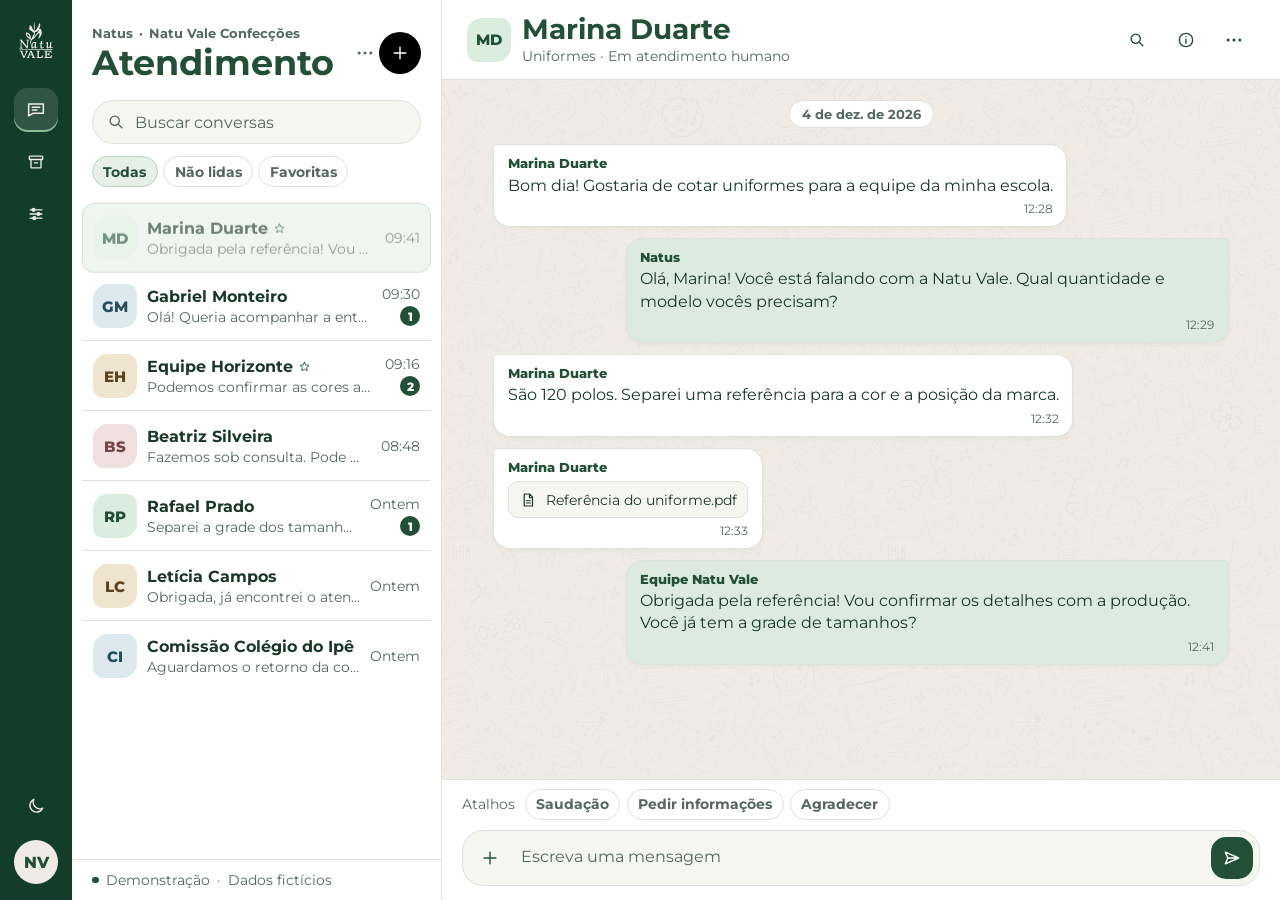
<file: index.html>
<!doctype html>
<html lang="pt-BR">
<head>
  <meta charset="utf-8">
  <meta name="viewport" content="width=device-width, initial-scale=1">
  <meta http-equiv="refresh" content="0; url=./ChatBoot/interface/">
  <title>Natus · Atendimento Natu Vale</title>
</head>
<body>
  <a href="./ChatBoot/interface/">Abrir demonstração do Natus</a>
</body>
</html>
</file>
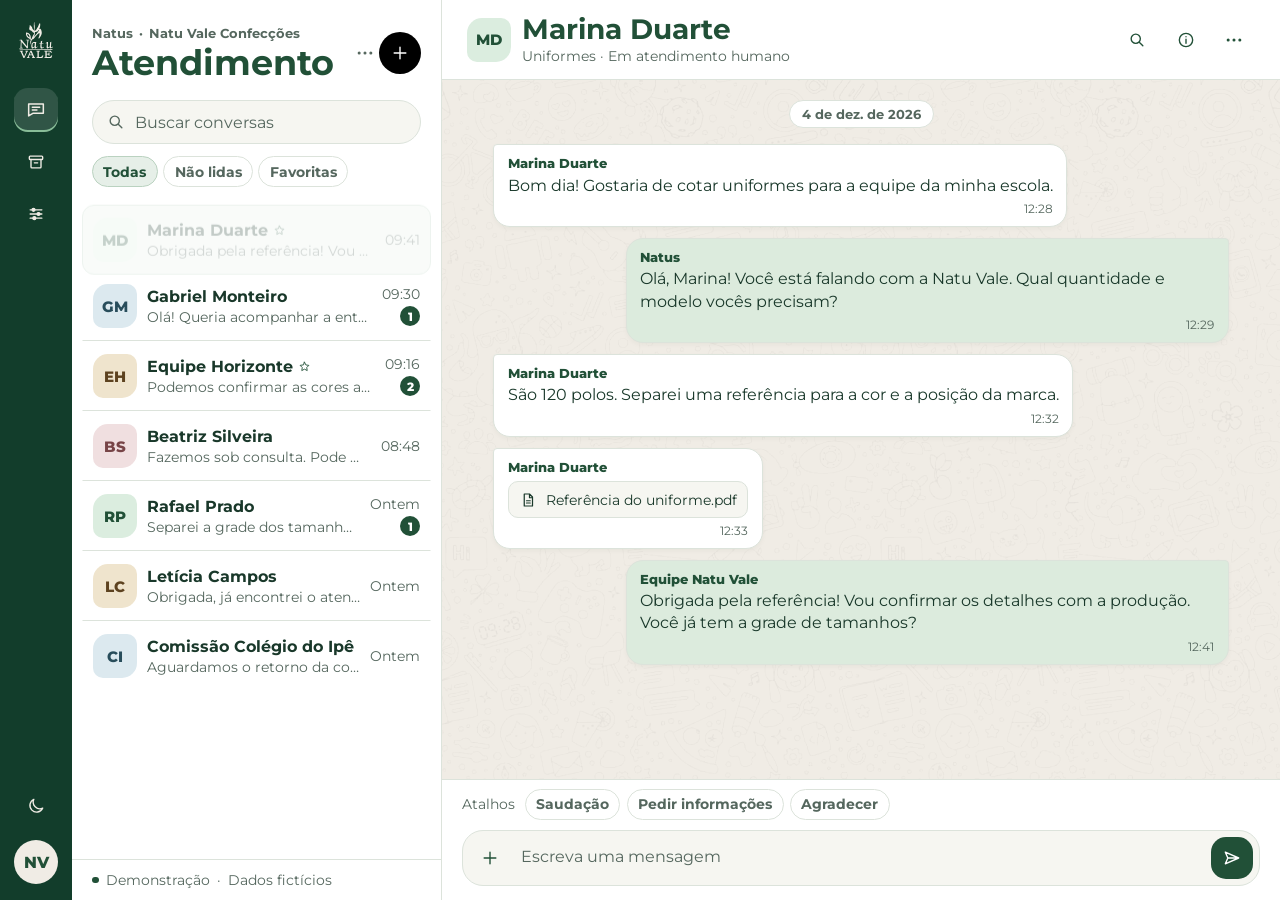
<file: ChatBoot/index.html>
<!doctype html>
<html lang="pt-BR">
<head>
  <meta charset="utf-8">
  <meta name="viewport" content="width=device-width, initial-scale=1">
  <meta http-equiv="refresh" content="0; url=./publicar/index.html">
  <title>Natus · Atendimento Natu Vale</title>
</head>
<body>
  <a href="./publicar/index.html">Abrir demonstração do Natus</a>
</body>
</html>
</file>
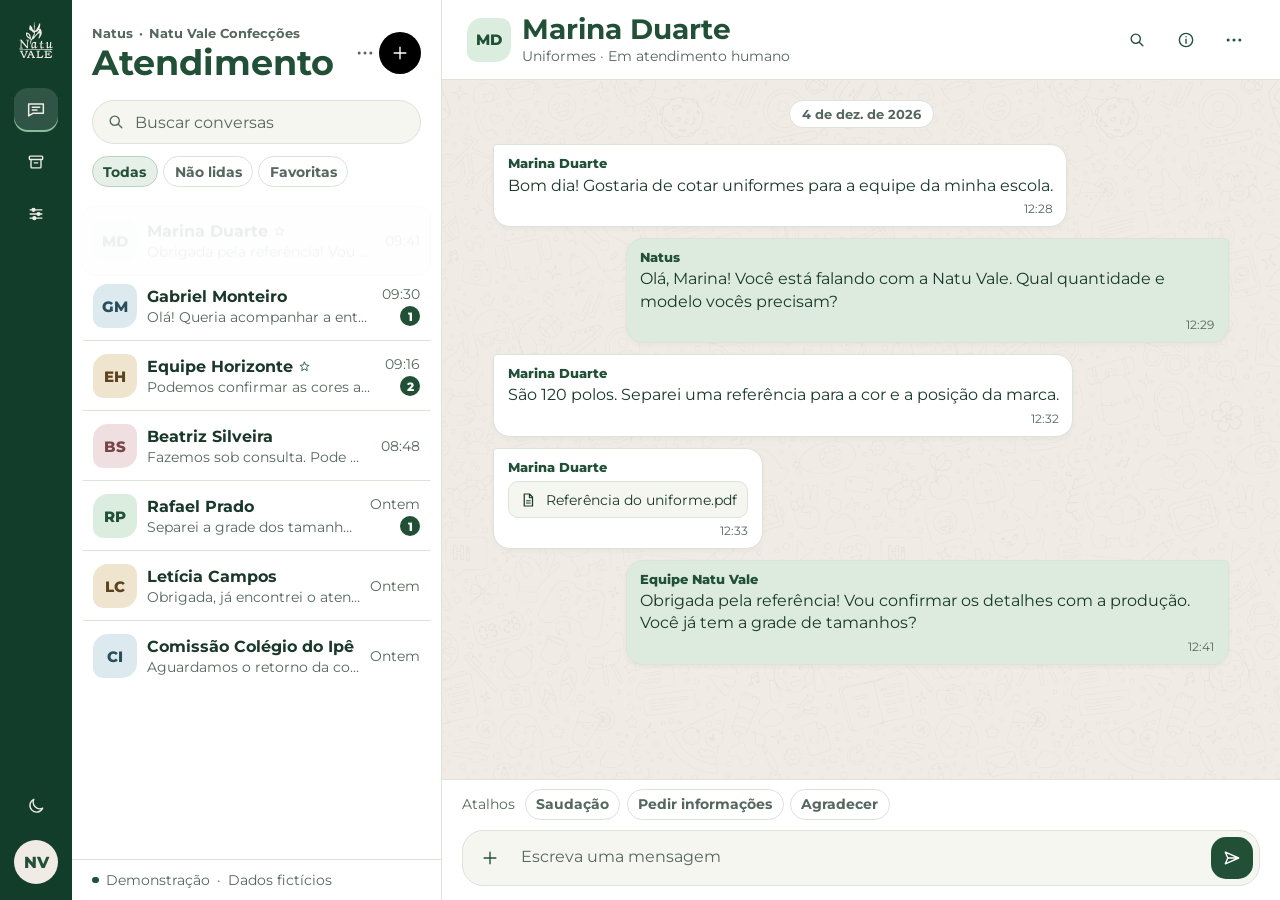
<file: ChatBoot/interface/index.html>
<!doctype html>
<html lang="pt-BR">
<head>
  <meta charset="utf-8">
  <meta name="viewport" content="width=device-width, initial-scale=1">
  <meta http-equiv="refresh" content="0; url=../publicar/index.html">
  <title>Natus · Atendimento Natu Vale</title>
</head>
<body>
  <a href="../publicar/index.html">Abrir demonstração do Natus</a>
</body>
</html>
</file>
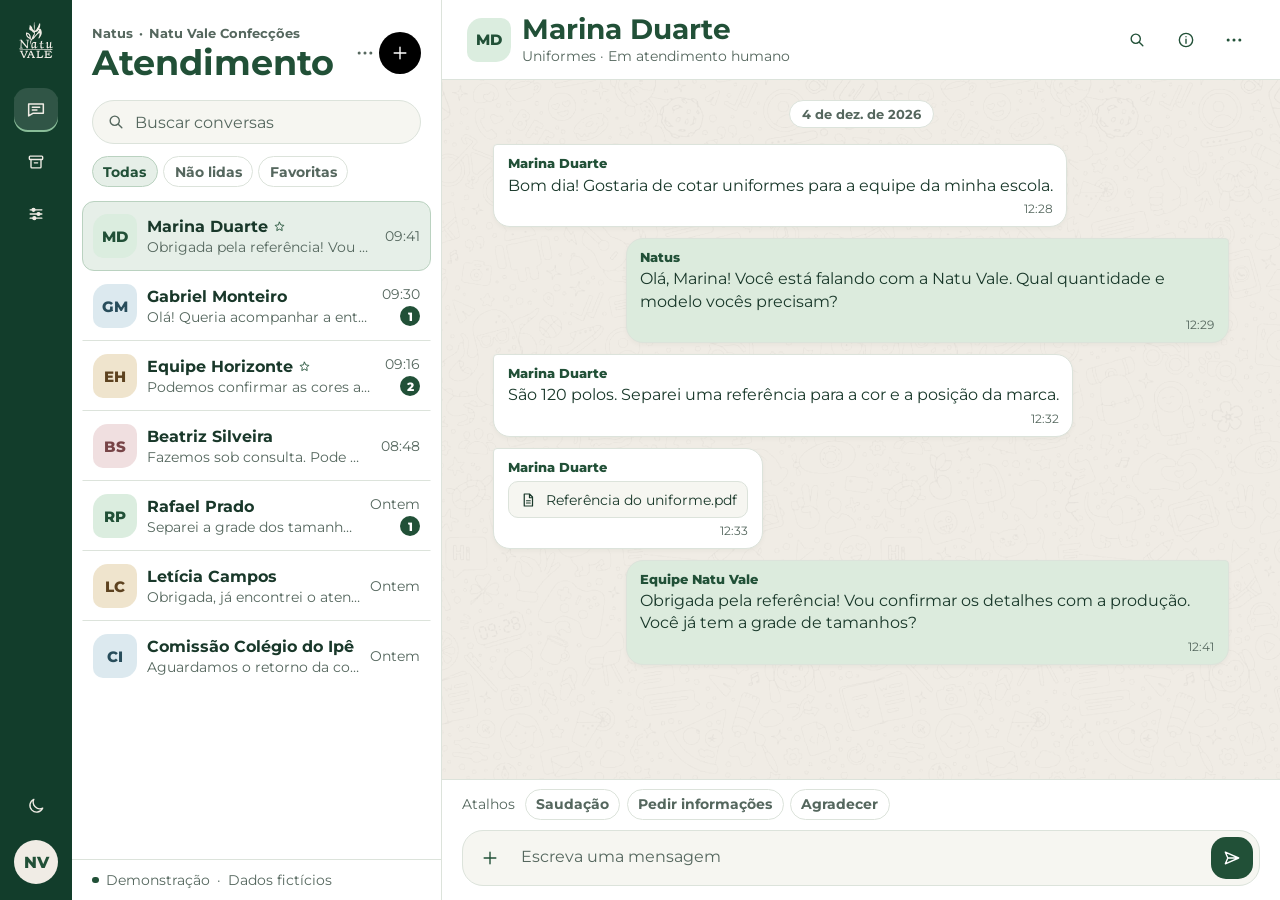
<file: ChatBoot/publicar/index.html>
<!doctype html>
<html lang="pt-BR">
<head>
  <meta charset="utf-8">
  <meta name="viewport" content="width=device-width, initial-scale=1, viewport-fit=cover">
  <meta name="theme-color" content="#215037">
  <title>Natus · Atendimento Natu Vale</title>
  <link rel="icon" href="./assets/marca/favicon-natu-vale-circular.svg?v=3" type="image/svg+xml">
  <link rel="stylesheet" href="./css/fonts.css">
  <link rel="stylesheet" href="./css/styles.css">
  <script defer src="./js/contact-time.js"></script>
  <script defer src="./js/fixtures.js"></script>
  <script defer src="./js/demo-gateway.js"></script>
  <script defer src="./js/views.js"></script>
  <script defer src="./js/app.js"></script>
</head>
<body>
  <div class="app" id="app" data-view="list">
    <nav class="rail" aria-label="Navegação do Natus">
      <a class="brand-symbol" href="./index.html" aria-label="Natus — início"><img src="./assets/marca/logo-carregamento.svg" alt="" width="34" height="37"></a>
      <div class="rail-links">
        <button class="rail-button" type="button" data-nav="inbox" data-icon="chat" title="Caixa de entrada" aria-label="Caixa de entrada" aria-current="page"></button>
        <button class="rail-button" type="button" data-nav="archived" data-icon="archive" title="Arquivadas" aria-label="Arquivadas"></button>
        <button class="rail-button" type="button" data-nav="settings" data-icon="settings" title="Preferências" aria-label="Preferências"></button>
      </div>
      <button class="rail-button theme" id="theme" type="button" data-icon="moon" aria-label="Ativar modo escuro" title="Alternar tema"></button>
      <button class="profile" id="profile" type="button" aria-label="Perfil da equipe" title="Perfil da equipe">NV</button>
    </nav>

    <aside class="inbox" aria-label="Lista de conversas">
      <div class="inbox-top">
        <div class="inbox-title">
          <div><p class="product-name">Natus <span>·</span> Natu Vale Confecções</p><h1 id="inbox-title">Atendimento</h1></div>
          <div class="inbox-actions">
            <span data-icon="more" aria-hidden="true"></span>
            <button class="button icon-button new-chat" type="button" id="new-chat" data-icon="plus" aria-label="Nova conversa" title="Nova conversa"></button>
          </div>
        </div>
        <label class="search" for="search"><span data-icon="search" aria-hidden="true"></span><input id="search" type="search" aria-label="Buscar conversas" placeholder="Buscar conversas" autocomplete="off"></label>
        <div class="filters" id="filters" role="group" aria-label="Filtrar conversas">
          <button type="button" data-filter="all" aria-pressed="true">Todas</button>
          <button type="button" data-filter="unread" aria-pressed="false">Não lidas</button>
          <button type="button" data-filter="favorite" aria-pressed="false">Favoritas</button>
        </div>
      </div>
      <div class="queue" id="queue"></div>
      <footer class="inbox-footer"><span class="demo-dot" aria-hidden="true"></span> Demonstração <span aria-hidden="true">·</span> Dados fictícios</footer>
    </aside>

    <main class="conversation" aria-label="Conversa">
      <header class="conversation-head" id="conversation-head" hidden>
        <button class="button icon-button back" type="button" id="back" data-icon="back" aria-label="Voltar para conversas"></button>
        <div class="contact" id="contact"></div>
        <div class="conversation-actions">
          <button class="button icon-button" type="button" id="thread-search-toggle" data-icon="search" aria-label="Buscar na conversa" aria-expanded="false" aria-controls="thread-search" title="Buscar na conversa"></button>
          <button class="button icon-button" type="button" id="info" data-icon="info" aria-label="Detalhes da conversa" title="Detalhes da conversa"></button>
          <details class="dropdown" id="thread-menu">
            <summary class="button icon-button" data-icon="more" aria-label="Mais ações" title="Mais ações"></summary>
            <div class="menu" id="thread-actions"></div>
          </details>
        </div>
      </header>
      <div class="thread-search" id="thread-search" hidden>
        <label class="search" for="find-message"><span data-icon="search" aria-hidden="true"></span><input type="search" id="find-message" aria-label="Buscar mensagens" placeholder="Buscar mensagens" autocomplete="off"></label>
        <span id="search-result" role="status"></span>
      </div>
      <div class="conversation-stage">
        <div class="workspace-empty" id="workspace-empty" hidden>
          <img src="./assets/marca/logo-natu-vale.png" alt="" width="64" height="69">
          <h2>Selecione uma conversa</h2>
          <p>O histórico e as ferramentas de atendimento aparecem aqui.</p>
        </div>
        <div class="timeline" id="timeline" role="log" aria-label="Histórico de mensagens" tabindex="0"></div>
      </div>
      <footer class="conversation-foot" id="conversation-foot" hidden>
        <div class="reply-strip" id="replies" aria-label="Respostas rápidas">
          <span>Atalhos</span>
          <button type="button" data-reply="Olá! Como podemos ajudar?">Saudação</button>
          <button type="button" data-reply="Para preparar a proposta, pode informar a quantidade e a data desejada?">Pedir informações</button>
          <button type="button" data-reply="Obrigada pelo contato. Seguimos à disposição!">Agradecer</button>
        </div>
        <form id="composer" class="composer">
          <div class="pending-attachment" id="pending-attachment" hidden></div>
          <details class="dropdown composer-dropdown" id="composer-tools">
            <summary class="button icon-button" data-icon="plus" aria-label="Adicionar à mensagem" title="Adicionar à mensagem"></summary>
            <div class="menu composer-menu">
              <button id="attach" type="button" data-icon="clip">Anexar arquivo</button>
              <div class="emoji-list" role="group" aria-label="Emojis">
                <button type="button" data-emoji="😊" aria-label="Sorriso">😊</button><button type="button" data-emoji="👍" aria-label="Positivo">👍</button><button type="button" data-emoji="🙏" aria-label="Agradecimento">🙏</button><button type="button" data-emoji="💚" aria-label="Coração verde">💚</button>
              </div>
            </div>
          </details>
          <input id="attachment" type="file" hidden>
          <textarea id="message" aria-label="Escrever mensagem" placeholder="Escreva uma mensagem" rows="1" maxlength="4096"></textarea>
          <button class="button icon-button send" type="submit" data-icon="send" aria-label="Enviar mensagem" title="Enviar mensagem"></button>
        </form>
      </footer>
    </main>
  </div>
  <dialog class="dialog" id="dialog" aria-labelledby="dialog-title">
    <header><h2 id="dialog-title"></h2><button class="button icon-button" id="close-dialog" type="button" data-icon="close" aria-label="Fechar"></button></header>
    <div id="dialog-body"></div>
  </dialog>
  <div class="toast" id="toast" role="status" hidden></div>
</body>
</html>
</file>
<file: ChatBoot/publicar/css/fonts.css>
@font-face {
  font-family: Montserrat;
  src: url("../assets/fontes/montserrat-400.ttf") format("truetype");
  font-weight: 400;
  font-display: swap;
}
@font-face {
  font-family: Montserrat;
  src: url("../assets/fontes/montserrat-700.ttf") format("truetype");
  font-weight: 700;
  font-display: swap;
}
@font-face {
  font-family: Montserrat;
  src: url("../assets/fontes/montserrat-800.ttf") format("truetype");
  font-weight: 800;
  font-display: swap;
}
:root { --natus-font: Montserrat, "Arial Rounded MT Bold", system-ui, sans-serif; }
</file>
<file: ChatBoot/publicar/css/styles.css>
:root {
  color-scheme: light;
  font-family: var(--natus-font);
  color: #19382a;
  background: #e8e9e2;
  --shell: #ffffff;
  --rail: #123d2b;
  --rail-text: #f0ece5;
  --rail-active: #ffffff20;
  --surface: #ffffff;
  --canvas: #f0ece5;
  --soft: #f6f6f1;
  --border: #dce3db;
  --muted: #55675e;
  --text: #19382a;
  --heading: #215037;
  --accent: #215037;
  --accent-text: #ffffff;
  --active: #e6efe8;
  --active-border: #bad2c0;
  --bubble-out: #dcebdd;
  --focus: #448768;
  --shadow: 0 24px 64px #0034191b;
  --heading-font: var(--natus-font);
}

:root[data-theme="dark"] {
  color-scheme: dark;
  background: #101914;
  --shell: #17231d;
  --rail: #102a20;
  --rail-active: #a8d9b930;
  --surface: #192720;
  --canvas: #121e18;
  --soft: #202f27;
  --border: #31483b;
  --muted: #a9beb1;
  --text: #e9f2eb;
  --heading: #e9f2eb;
  --accent: #b0d9ba;
  --accent-text: #142f21;
  --active: #263d30;
  --active-border: #4c7159;
  --bubble-out: #244535;
  --focus: #9ac9a9;
  --shadow: 0 24px 64px #0005;
}

* { box-sizing: border-box; }
[hidden] { display: none !important; }
body { margin: 0; min-width: 280px; color: var(--text); }
:where(button, textarea, input) { font: inherit; }
button { cursor: pointer; }
button:disabled { opacity: .58; cursor: wait; }
button, a, input, textarea, summary { -webkit-tap-highlight-color: transparent; }
:focus-visible { outline: 2px solid var(--focus); outline-offset: 2px; }
:is(h1, h2, p) { margin: 0; }
svg { display: block; }
button, summary { transition: background-color .18s ease, color .18s ease, border-color .18s ease; }

.app {
  display: grid;
  grid-template-columns: 72px minmax(280px, 370px) minmax(0, 1fr);
  width: 100%;
  height: 100vh;
  height: 100dvh;
  overflow: hidden;
  background: var(--shell);
}

.rail { display: flex; flex-direction: column; align-items: center; gap: 12px; padding: 16px 8px; background: var(--rail); color: var(--rail-text); }
.brand-symbol { display: grid; place-items: center; width: 48px; height: 48px; margin-bottom: 12px; border-radius: 12px; }
.brand-symbol img { width: 34px; height: auto; }
.rail-links { display: grid; gap: 8px; }
.rail-button, .profile { display: grid; place-items: center; width: 44px; height: 44px; border: 0; border-radius: 14px; background: transparent; color: inherit; }
.rail-button:hover, .rail-button[aria-current] { background: var(--rail-active); }
.rail-button { box-shadow: inset 0 -2px transparent; }
.rail-button[aria-current] { box-shadow: inset 0 -2px #88bd98; }
.rail-button:focus-visible, .profile:focus-visible, .brand-symbol:focus-visible { outline-color: #c6e4ce; }
.rail .theme { margin-top: auto; }
.profile { background: #f0ece5; color: #215037; border-radius: 50%; font-weight: 800; }
.profile:hover { background: #dcebdd; }

.inbox, .conversation { display: flex; flex-direction: column; min-height: 0; min-width: 0; }
.inbox { background: var(--surface); border-right: 1px solid var(--border); }
.inbox-top { padding: 25px 20px 12px; }
.inbox-title { display: flex; justify-content: space-between; align-items: center; gap: 12px; margin-bottom: 20px; }
.product-name { font-size: .8125rem; font-weight: 700; color: var(--muted); margin-bottom: 4px; }
.product-name span { padding-inline: .15em; }
.inbox-title h1 { color: var(--heading); font: 700 clamp(1.65rem, 3vw, 2.2rem)/1 var(--heading-font); }
.button { display: inline-flex; align-items: center; justify-content: center; gap: .45rem; min-height: 42px; padding: .45rem .85rem; border: 1px solid var(--border); border-radius: 12px; background: var(--surface); color: var(--heading); font-weight: 700; }
.button:hover { background: var(--soft); }
.icon-button { padding: 0; width: 42px; height: 42px; flex: 0 0 42px; }
.inbox-actions { display: flex; flex: none; align-items: center; gap: 4px; color: var(--muted); }
.new-chat { border-color: transparent; border-radius: 50%; background: #000; color: #fff; }
.new-chat:hover { background: #242424; }
.send:hover { background: var(--accent); filter: brightness(.92); }
.search { display: flex; align-items: center; gap: .55rem; padding: 0 .8rem; background: var(--soft); border: 1px solid var(--border); border-radius: 999px; color: var(--muted); }
.search input { width: 100%; min-width: 0; min-height: 42px; padding: .4rem 0; color: var(--text); border: 0; background: transparent; outline: none; }
.search:focus-within { outline: 2px solid var(--focus); outline-offset: 1px; }
.search input::placeholder, textarea::placeholder { color: var(--muted); opacity: 1; }
.filters { display: flex; align-items: center; gap: .34rem; padding: 12px 0 0; flex-wrap: wrap; }
.filters button, .reply-strip button { border: 1px solid var(--border); background: var(--surface); color: var(--muted); padding: .35rem .65rem; border-radius: 999px; font-size: .875rem; white-space: nowrap; font-weight: 700; }
.filters button:hover, .reply-strip button:hover { background: var(--soft); color: var(--text); }
.filters [aria-pressed="true"] { background: var(--active); border-color: var(--active-border); color: var(--heading); }
.queue { min-height: 0; flex: 1; overflow: auto; scrollbar-width: thin; overscroll-behavior: contain; padding: 2px 10px 10px; }
.queue-row {
  display: grid;
  grid-template-columns: auto minmax(0, 1fr) auto;
  align-items: center;
  gap: 10px;
  width: 100%;
  padding: 12px 10px;
  text-align: left;
  border: 1px solid transparent;
  border-bottom-color: var(--border);
  border-radius: 0;
  background: transparent;
  color: var(--text);
}
.queue-row:last-child { border-bottom-color: transparent; }
.queue-row:hover { background: var(--soft); border-radius: 12px; }
.queue-row[aria-pressed="true"] { background: var(--active); border-color: var(--active-border); border-radius: 12px; }
.queue-row:focus-visible { outline-offset: -2px; }
.avatar {
  position: relative;
  display: grid;
  place-items: center;
  flex: 0 0 auto;
  width: 44px;
  height: 44px;
  border-radius: 15px 10px 15px 10px;
  background: #dbeddf;
  color: #215037;
  font-size: .95rem;
  font-weight: 800;
}
.avatar img { position: absolute; inset: 0; width: 100%; height: 100%; object-fit: cover; border-radius: inherit; }
.avatar[data-tone="sand"] { background: #efe4cd; color: #5d421f; }
.avatar[data-tone="rose"] { background: #f0dfe0; color: #774447; }
.avatar[data-tone="blue"] { background: #dce9ef; color: #284d5b; }
.queue-copy { display: grid; min-width: 0; gap: 3px; }
.queue-name { display: flex; align-items: center; gap: 5px; min-width: 0; }
.queue-name strong, .preview { white-space: nowrap; overflow: hidden; text-overflow: ellipsis; }
.queue-name svg { flex: none; color: var(--heading); }
.preview, .queue-meta, .contact-subtitle, .inbox-footer { color: var(--muted); font-size: .85rem; }
.queue-meta { display: grid; justify-items: end; align-self: stretch; align-content: center; gap: 4px; white-space: nowrap; }
.unread { min-width: 20px; min-height: 20px; display: grid; place-items: center; padding: 1px 5px; border-radius: 999px; background: var(--accent); color: var(--accent-text); font-weight: 800; font-size: .75rem; }
.inbox-footer { display: flex; gap: .45rem; align-items: center; border-top: 1px solid var(--border); padding: .75rem 1.25rem; }
.demo-dot { width: .43rem; height: .43rem; border-radius: 50%; background: var(--accent); }
.empty-list { padding: 1rem .7rem; color: var(--muted); }

.conversation { background: var(--canvas); }
.conversation-head { display: flex; gap: .75rem; align-items: center; justify-content: space-between; min-height: 80px; padding: .8rem clamp(.85rem, 2vw, 1.55rem); background: var(--surface); border-bottom: 1px solid var(--border); }
.contact { display: flex; align-items: center; flex: 1; min-width: 0; gap: .7rem; }
.contact h2 { color: var(--heading); font: 700 clamp(1.35rem, 2.2vw, 1.8rem)/1.05 var(--heading-font); overflow-wrap: anywhere; }
.contact-subtitle { margin-top: 3px; }
.conversation-actions { display: flex; gap: .4rem; }
.conversation-actions .button, .composer .icon-button { border-color: transparent; background: transparent; }
.conversation-actions .button:hover, .composer .icon-button:hover { background: var(--soft); }
.back { display: none; }
.thread-search { display: flex; flex-wrap: wrap; align-items: center; gap: .5rem 1rem; padding: .5rem 1.25rem; background: var(--surface); border-bottom: 1px solid var(--border); }
.thread-search .search { flex: 1; min-width: 150px; }
.thread-search > span { color: var(--muted); font-size: .875rem; }

.conversation-stage {
  position: relative;
  isolation: isolate;
  display: flex;
  flex-direction: column;
  flex: 1;
  min-height: 0;
  background: var(--canvas);
}
.conversation-stage::before {
  content: "";
  position: absolute;
  inset: 0;
  pointer-events: none;
  background: url("../assets/imagens/fundo-conversas.png") repeat center top / clamp(300px, 34vw, 510px) auto;
  filter: grayscale(1) brightness(1.06);
  mix-blend-mode: multiply;
  opacity: .62;
}
:root[data-theme="dark"] .conversation-stage::before {
  filter: grayscale(1) brightness(1.06) invert(1);
  mix-blend-mode: screen;
  opacity: .44;
}
.timeline, .workspace-empty { position: relative; flex: 1; min-height: 0; }
.timeline { overflow: auto; overscroll-behavior: contain; scrollbar-width: thin; padding: 18px clamp(1rem, 4vw, 4.5rem) 22px; }
.timeline-inner { display: flex; flex-direction: column; align-items: flex-start; gap: .65rem; min-height: 100%; max-width: 920px; margin-inline: auto; }
.chat-day { align-self: center; background: var(--surface); color: var(--muted); border: 1px solid var(--border); padding: .3rem .75rem; margin: .15rem 0 .35rem; border-radius: 999px; font-size: .82rem; font-weight: 700; }
.message { max-width: min(82%, 42rem); padding: .65rem .85rem; background: var(--surface); border: 1px solid var(--border); border-radius: 4px 17px 17px 17px; overflow-wrap: anywhere; box-shadow: 0 2px 5px #102a200a; }
.message.out { align-self: flex-end; background: var(--bubble-out); border-radius: 17px 4px 17px 17px; }
.message-author { color: var(--heading); font-weight: 800; font-size: .84rem; display: block; margin-bottom: .2rem; }
.message-text { line-height: 1.38; white-space: pre-wrap; }
.message time { color: var(--muted); display: block; text-align: right; margin-top: .28rem; font-size: .76rem; }
.message-file { display: flex; align-items: center; gap: .55rem; margin-top: .35rem; padding: .55rem .65rem; background: var(--soft); border: 1px solid var(--border); border-radius: 10px; font-size: .9rem; }
.message-file svg { flex: none; }
.mark { background: #f1d88a; color: #17231d; border-radius: 3px; }
.workspace-empty { display: grid; place-content: center; justify-items: center; gap: .65rem; padding: 1rem; text-align: center; }
.workspace-empty img { height: auto; }
.workspace-empty h2 { color: var(--heading); font: 700 1.7rem var(--heading-font); }
.workspace-empty p { color: var(--muted); }

.conversation-foot { background: var(--surface); border-top: 1px solid var(--border); }
.reply-strip { display: flex; align-items: center; gap: .4rem; padding: .55rem 1.25rem 0; flex-wrap: wrap; }
.reply-strip > span { color: var(--muted); font-size: .85rem; margin-right: .2rem; }
.composer {
  display: grid;
  grid-template-columns: auto minmax(0, 1fr) auto;
  align-items: end;
  gap: .35rem;
  margin: .65rem clamp(.6rem, 2vw, 1.25rem) .9rem;
  padding: .35rem;
  border: 1px solid var(--border);
  border-radius: 21px;
  background: var(--soft);
}
.composer:focus-within { border-color: var(--focus); }
.composer textarea {
  width: 100%;
  min-height: 42px;
  max-height: 120px;
  resize: none;
  field-sizing: content;
  padding: .65rem .3rem;
  border: 0;
  outline: none;
  background: transparent;
  color: var(--text);
}
.composer .send {
  background: var(--accent);
  color: var(--accent-text);
  border-color: transparent;
  border-radius: 15px;
}
.composer .send:hover { background: var(--accent); filter: brightness(.92); }
.pending-attachment { grid-column: 1 / -1; display: flex; align-items: center; gap: .45rem; padding: .25rem .45rem; overflow-wrap: anywhere; color: var(--muted); font-size: .875rem; }
.pending-attachment button { min-height: 32px; }

.dropdown { position: relative; }
.dropdown summary { list-style: none; cursor: pointer; }
.dropdown summary::-webkit-details-marker { display: none; }
.menu {
  position: absolute;
  inset: calc(100% + .35rem) 0 auto auto;
  z-index: 4;
  width: max-content;
  max-width: min(240px, 75vw);
  padding: .35rem;
  border: 1px solid var(--border);
  border-radius: 13px;
  background: var(--surface);
  box-shadow: var(--shadow);
}
.menu button { display: flex; width: 100%; min-height: 40px; padding: .35rem .65rem; border: 0; border-radius: 8px; align-items: center; color: var(--text); background: transparent; text-align: left; }
.menu button:hover { background: var(--soft); }
.composer-menu { inset: auto auto calc(100% + .5rem) 0; }
#attach { gap: .5rem; }
.emoji-list { display: flex; border-top: 1px solid var(--border); padding-top: .2rem; }
.emoji-list button { justify-content: center; font-size: 1.15rem; }
.dialog { width: min(450px, calc(100% - 24px)); max-height: calc(100dvh - 24px); padding: 0; overflow: auto; border-radius: 18px; border: 1px solid var(--border); background: var(--surface); color: var(--text); box-shadow: var(--shadow); }
.dialog::backdrop { background: #031c12a0; }
.dialog header { display: flex; justify-content: space-between; align-items: center; gap: 1rem; padding: .8rem 1.1rem; border-bottom: 1px solid var(--border); }
.dialog h2 { color: var(--heading); font: 700 1.65rem var(--heading-font); }
#dialog-body { padding: 1.1rem; }
#dialog-body form, .dialog-stack { display: grid; gap: .75rem; }
#dialog-body label { display: grid; gap: .25rem; font-weight: 700; }
#dialog-body input { padding: .6rem; border: 1px solid var(--border); border-radius: 10px; background: var(--soft); color: var(--text); }
.dialog-stack p { color: var(--muted); }
.toast { position: fixed; inset: auto 1rem 1rem auto; max-width: calc(100% - 2rem); z-index: 10; background: var(--rail); color: var(--rail-text); border-radius: 14px; box-shadow: var(--shadow); padding: .65rem 1rem; }

@media (prefers-reduced-motion: no-preference) {
  @keyframes appear { from { opacity: 0; transform: translateY(5px); } to { opacity: 1; transform: translateY(0); } }
  :is(.rail-button, .profile, .button, .filters button, .reply-strip button, .menu button) {
    transition: background-color .2s ease, color .2s ease, border-color .2s ease, box-shadow .22s ease, transform .16s ease;
  }
  :is(.rail-button, .profile, .button, .filters button, .reply-strip button, .menu button):active:not(:disabled) {
    transform: scale(.95);
  }
  .rail-button svg { transition: transform .2s ease; }
  .rail-button[aria-current] svg { transform: scale(1.1); }
  .dialog[open], .toast:not([hidden]), .thread-search:not([hidden]) { animation: appear .18s ease both; }
  .queue-row[aria-pressed="true"] { animation: appear .18s ease both; }
  .dropdown::details-content { opacity: 0; transition: opacity .18s ease, content-visibility .18s allow-discrete; }
  .dropdown[open]::details-content { opacity: 1; }
}
@media (max-width: 920px) {
  .app { grid-template-columns: 60px minmax(245px, 300px) minmax(0, 1fr); }
  .inbox-top { padding-inline: 14px; }
}
@media (max-width: 690px) {
  .app { grid-template-columns: minmax(0, 1fr); grid-template-rows: minmax(0, 1fr) auto; height: 100dvh; min-height: 0; border: 0; }
  .inbox, .conversation { grid-row: 1; border-right: 0; }
  .app[data-view="list"] .conversation, .app[data-view="chat"] .inbox { display: none; }
  .rail { grid-row: 2; flex-direction: row; justify-content: center; padding: .35rem .55rem max(.35rem, env(safe-area-inset-bottom)); gap: .35rem; }
  .rail-links { display: flex; gap: .35rem; }
  .brand-symbol { margin: 0 auto 0 0; width: 42px; }
  .brand-symbol img { width: 28px; }
  .rail .theme { margin: 0 0 0 auto; }
  .rail-button, .profile { width: 40px; height: 40px; border-radius: 12px; }
  .inbox-top { padding-top: 18px; }
  .back { display: inline-flex; }
  .conversation-head { min-height: 70px; gap: .4rem; }
  .conversation-head .contact .avatar { display: none; }
  .conversation-actions { gap: 0; }
  .conversation-actions .icon-button { width: 36px; flex-basis: 36px; }
  .message { max-width: 91%; }
  .reply-strip { padding-inline: .65rem; }
}
@media (max-width: 350px) {
  .inbox-title h1 { font-size: 1.55rem; }
  .profile { display: none; }
  .reply-strip > span { display: none; }
}
</file>
